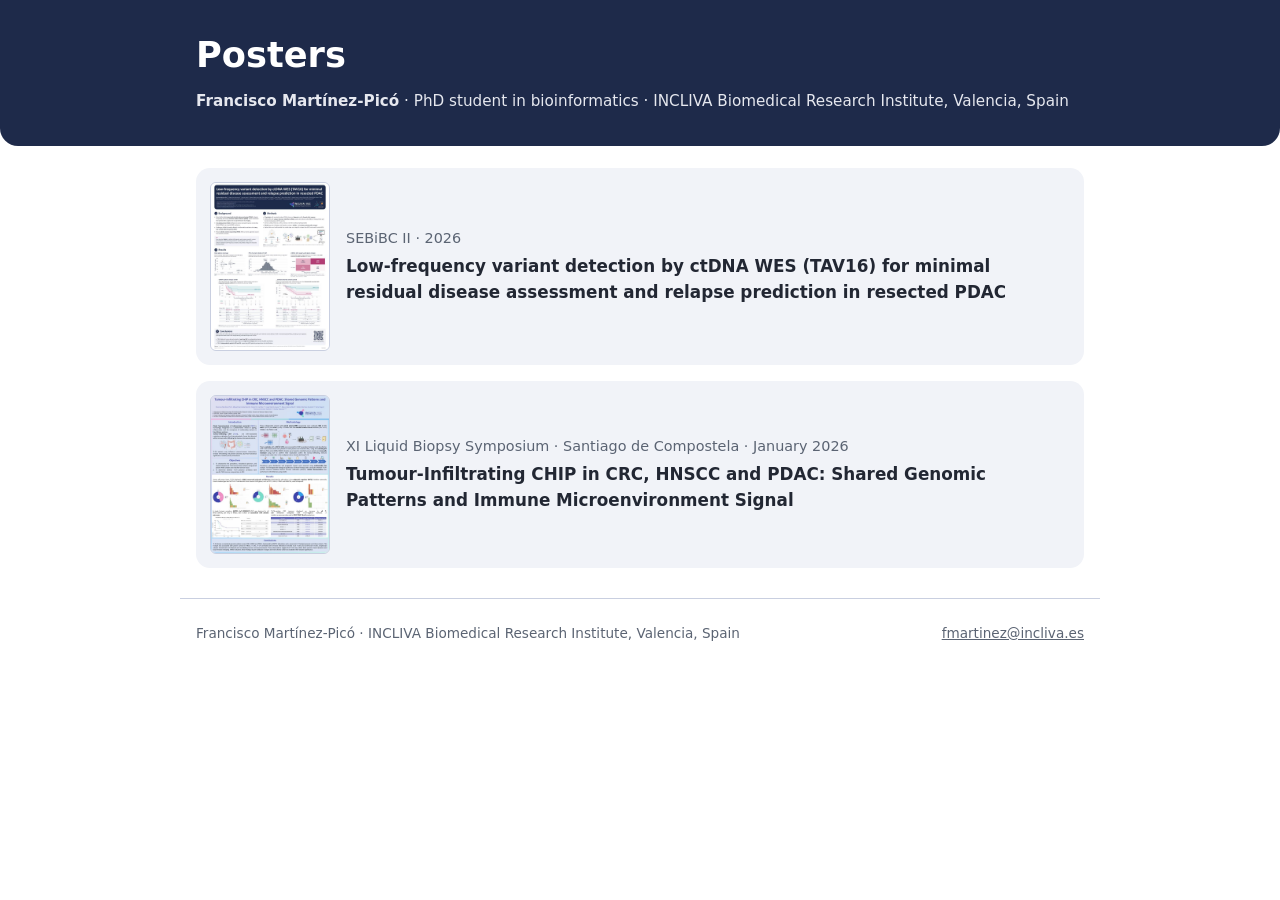
<file: index.html>
<!doctype html>
<html lang="en">
<head>
<meta charset="utf-8">
<meta name="viewport" content="width=device-width, initial-scale=1">
<title>Posters – Francisco Martínez-Picó</title>
<meta name="description" content="Scientific posters by Francisco Martínez-Picó">
<link rel="stylesheet" href="style.css">
</head>
<body>
<header class="hero">
  <div class="wrap">
    <h1>Posters</h1>
    <p class="authors"><strong>Francisco Martínez-Picó</strong> · PhD student in bioinformatics · INCLIVA Biomedical Research Institute, Valencia, Spain</p>
  </div>
</header>
<main class="wrap list">
  <a class="item" href="2026-sebibc-tav16-pdac/">
    <img src="2026-sebibc-tav16-pdac/thumbnail.jpg" alt="" loading="lazy">
    <div>
      <p class="event">SEBiBC II · 2026</p>
      <h2>Low-frequency variant detection by ctDNA WES (TAV16) for minimal residual disease assessment and relapse prediction in resected PDAC</h2>
    </div>
  </a>
  <a class="item" href="2026-liquid-biopsy-ti-chip/">
    <img src="2026-liquid-biopsy-ti-chip/thumbnail.jpg" alt="" loading="lazy">
    <div>
      <p class="event">XI Liquid Biopsy Symposium · Santiago de Compostela · January 2026</p>
      <h2>Tumour-Infiltrating CHIP in CRC, HNSCC and PDAC: Shared Genomic Patterns and Immune Microenvironment Signal</h2>
    </div>
  </a>
</main>
<footer class="wrap foot">
  <span>Francisco Martínez-Picó · INCLIVA Biomedical Research Institute, Valencia, Spain</span>
  <a href="mailto:fmartinez@incliva.es">fmartinez@incliva.es</a>
</footer>
</body>
</html>
</file>
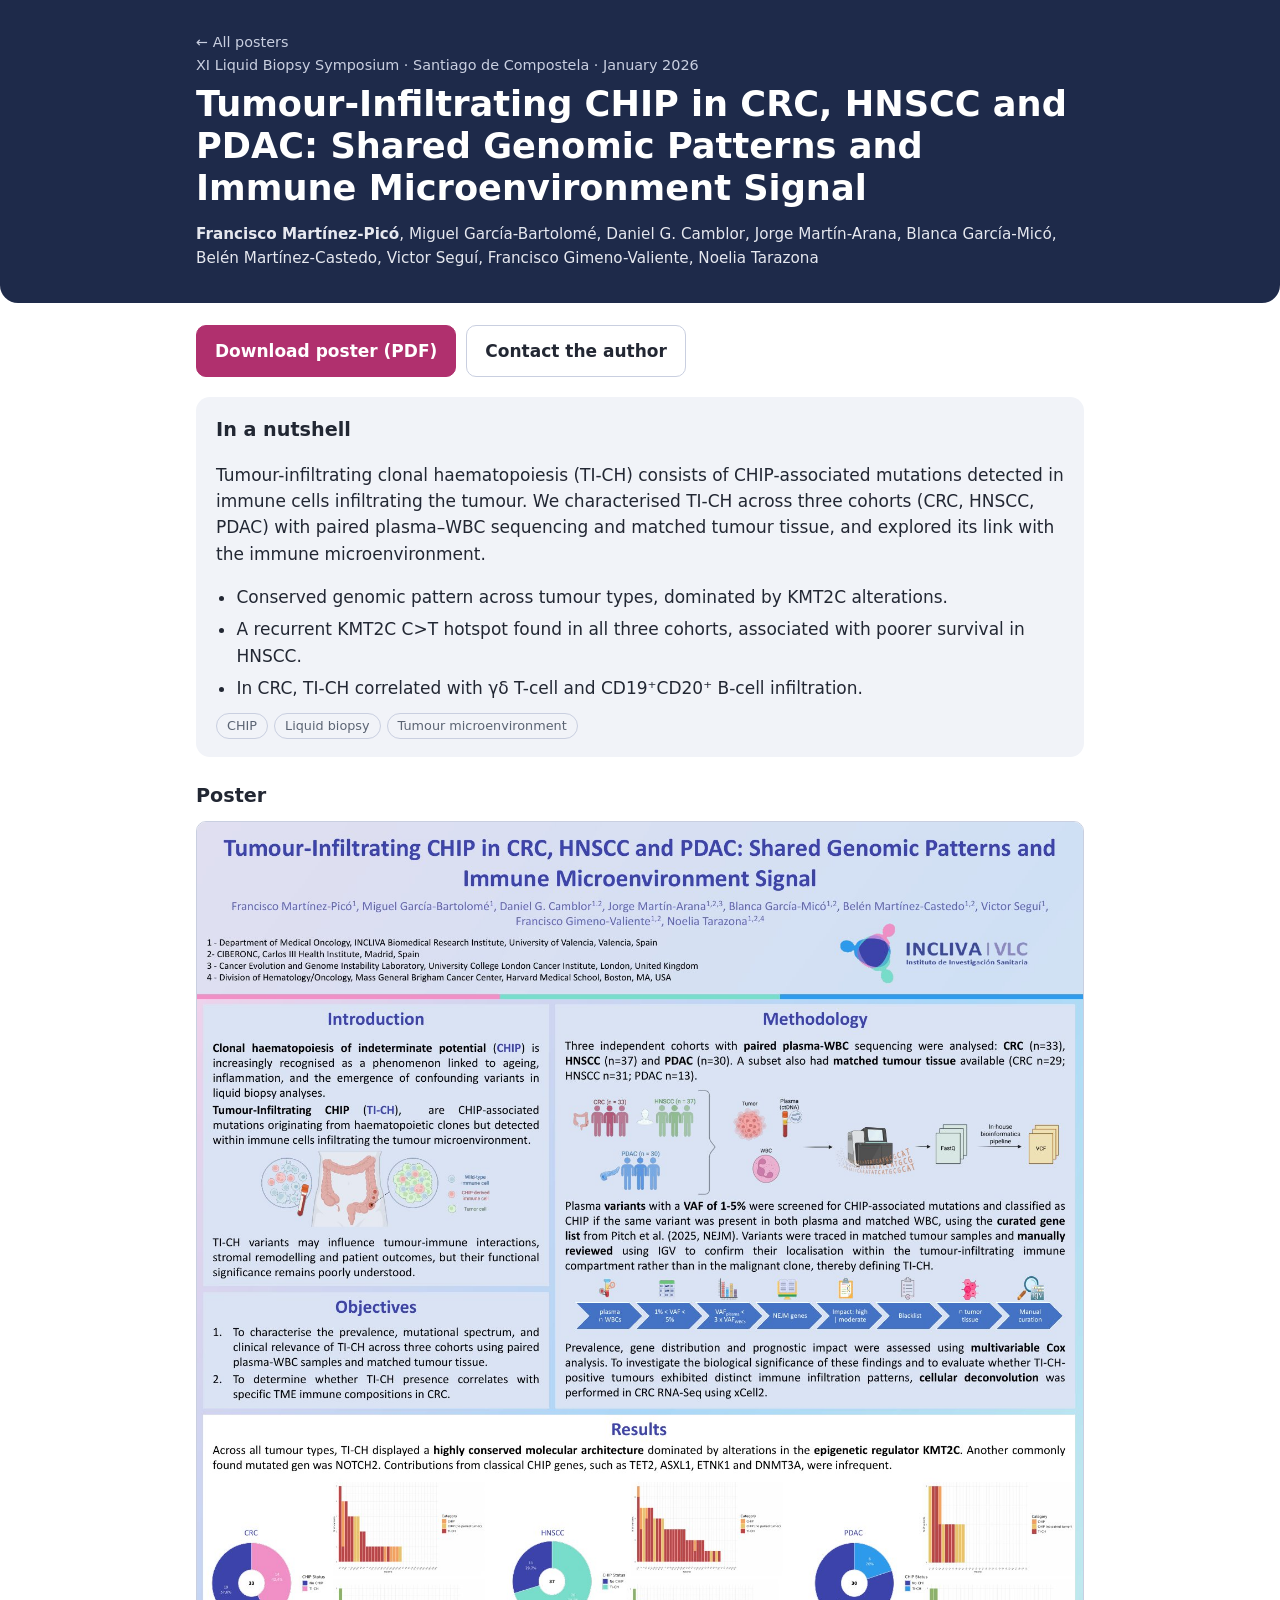
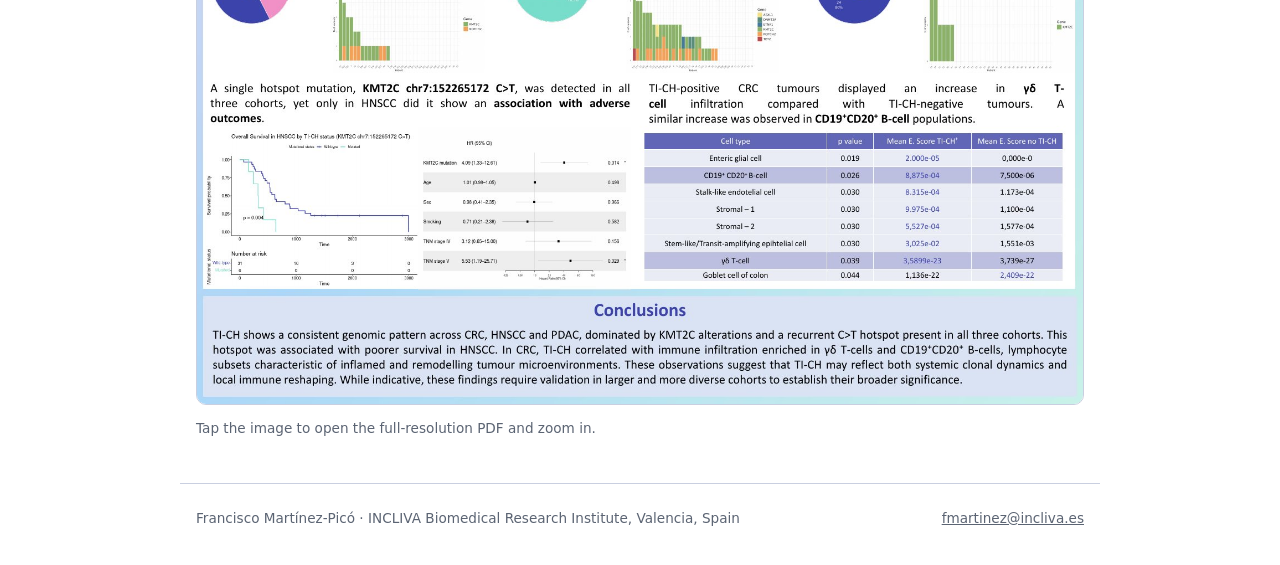
<file: 2026-liquid-biopsy-ti-chip/index.html>
<!doctype html>
<html lang="en">
<head>
<meta charset="utf-8">
<meta name="viewport" content="width=device-width, initial-scale=1">
<title>Tumour-Infiltrating CHIP in CRC, HNSCC and PDAC: Shared Genomic Patter – Poster</title>
<meta name="description" content="Tumour-infiltrating clonal haematopoiesis (TI-CH) consists of CHIP-associated mutations detected in immune cells infiltrating the tumour. We character">
<link rel="stylesheet" href="../style.css">
</head>
<body>
<header class="hero">
  <div class="wrap">
    <a class="back" href="../">← All posters</a>
    <p class="event">XI Liquid Biopsy Symposium · Santiago de Compostela · January 2026 </p>
    <h1>Tumour-Infiltrating CHIP in CRC, HNSCC and PDAC: Shared Genomic Patterns and Immune Microenvironment Signal</h1>
    <p class="authors"><strong>Francisco Martínez-Picó</strong>, Miguel García-Bartolomé, Daniel G. Camblor, Jorge Martín-Arana, Blanca García-Micó, Belén Martínez-Castedo, Victor Seguí, Francisco Gimeno-Valiente, Noelia Tarazona</p>
    
  </div>
</header>
<main class="wrap">
  <div class="actions">
    <a class="btn primary" href="poster.pdf" download>Download poster (PDF)</a>
    <a class="btn" href="mailto:fmartinez@incliva.es?subject=2026-liquid-biopsy-ti-chip">Contact the author</a>
  </div>
  <section class="card">
    <h2>In a nutshell</h2>
    <p>Tumour-infiltrating clonal haematopoiesis (TI-CH) consists of CHIP-associated mutations detected in immune cells infiltrating the tumour. We characterised TI-CH across three cohorts (CRC, HNSCC, PDAC) with paired plasma–WBC sequencing and matched tumour tissue, and explored its link with the immune microenvironment.</p>
    <ul class="points">
      <li>Conserved genomic pattern across tumour types, dominated by KMT2C alterations.</li>
      <li>A recurrent KMT2C C&gt;T hotspot found in all three cohorts, associated with poorer survival in HNSCC.</li>
      <li>In CRC, TI-CH correlated with γδ T-cell and CD19⁺CD20⁺ B-cell infiltration.</li>
    </ul>
    <div class="tags"><span class="tag">CHIP</span><span class="tag">Liquid biopsy</span><span class="tag">Tumour microenvironment</span></div>
  </section>
  <section>
    <h2>Poster</h2>
    <a class="preview" href="poster.pdf"><img src="preview.jpg" alt="Poster: Tumour-Infiltrating CHIP in CRC, HNSCC and PDAC: Shared Genomic Patterns and Immune Microenvironment Signal" loading="lazy"></a>
    <p class="hint">Tap the image to open the full-resolution PDF and zoom in.</p>
  </section>
</main>
<footer class="wrap foot">
  <span>Francisco Martínez-Picó · INCLIVA Biomedical Research Institute, Valencia, Spain</span>
  <a href="mailto:fmartinez@incliva.es">fmartinez@incliva.es</a>
</footer>
</body>
</html>
</file>
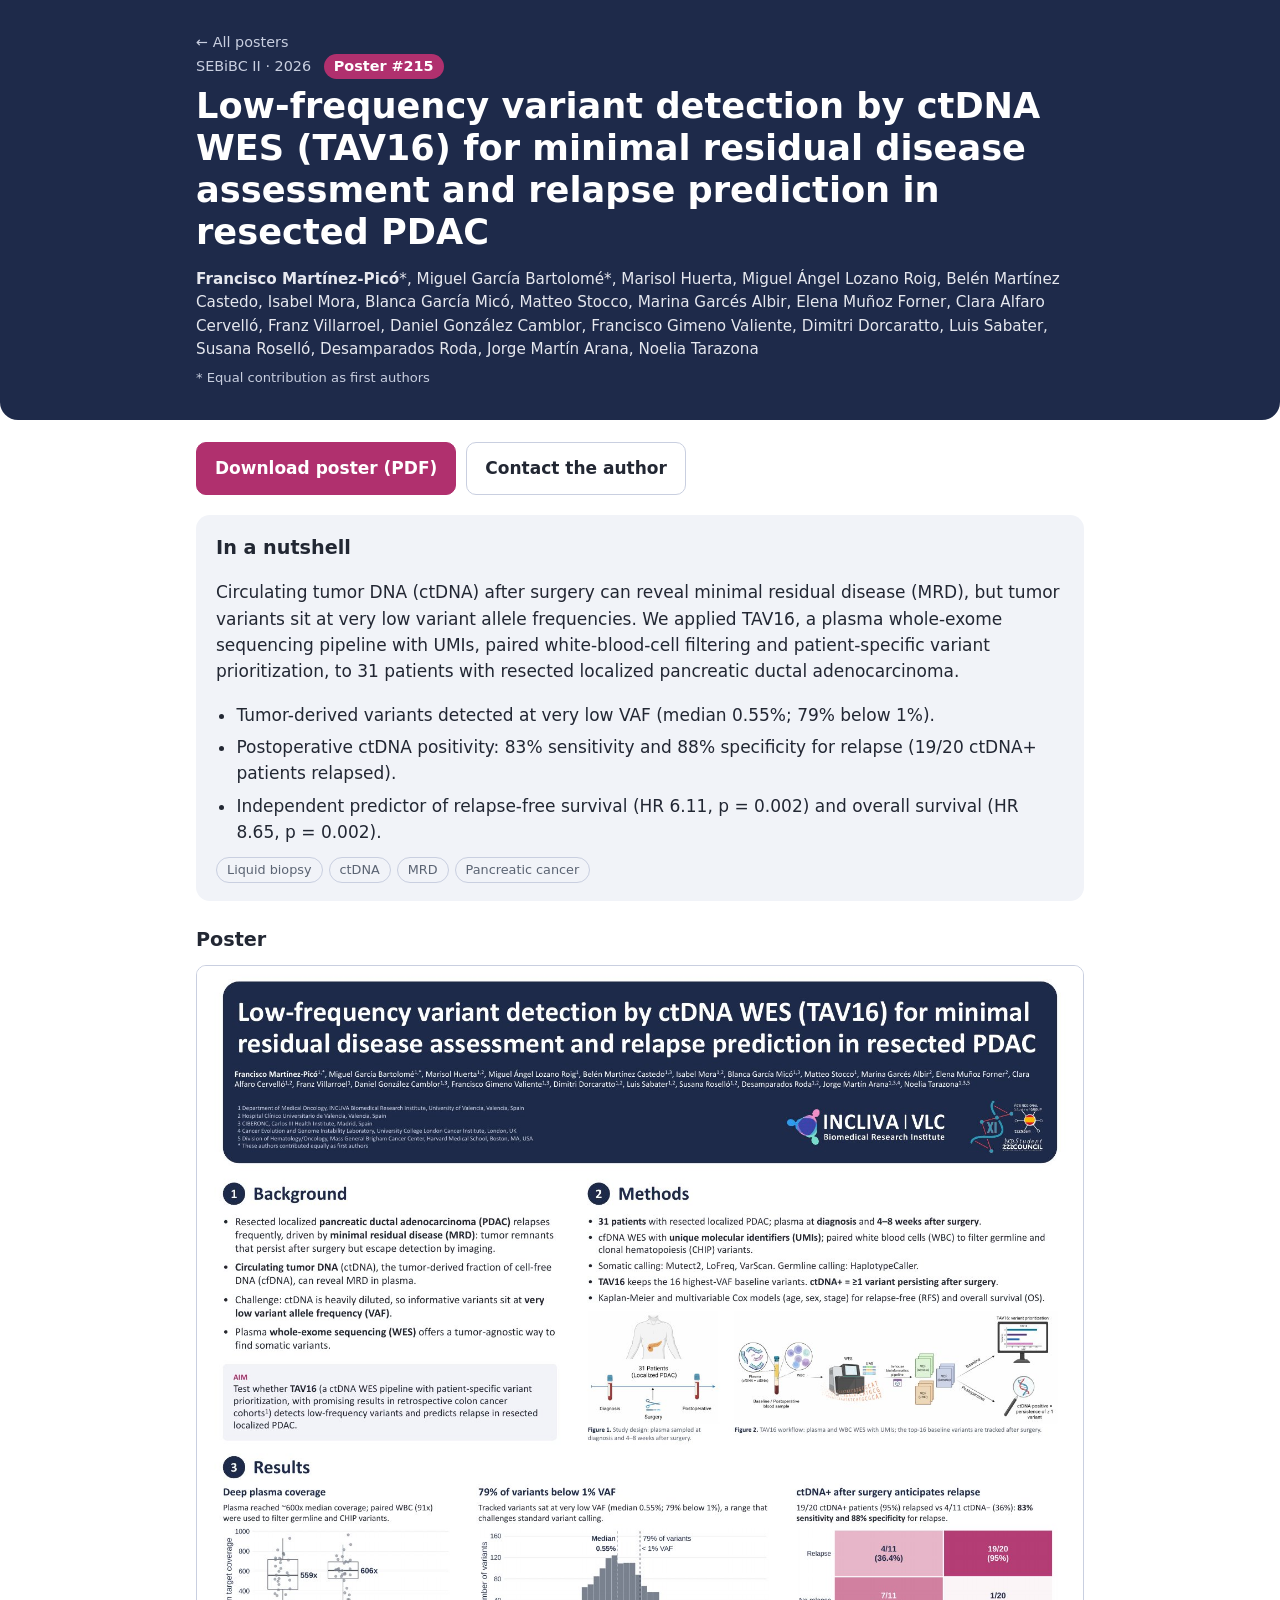
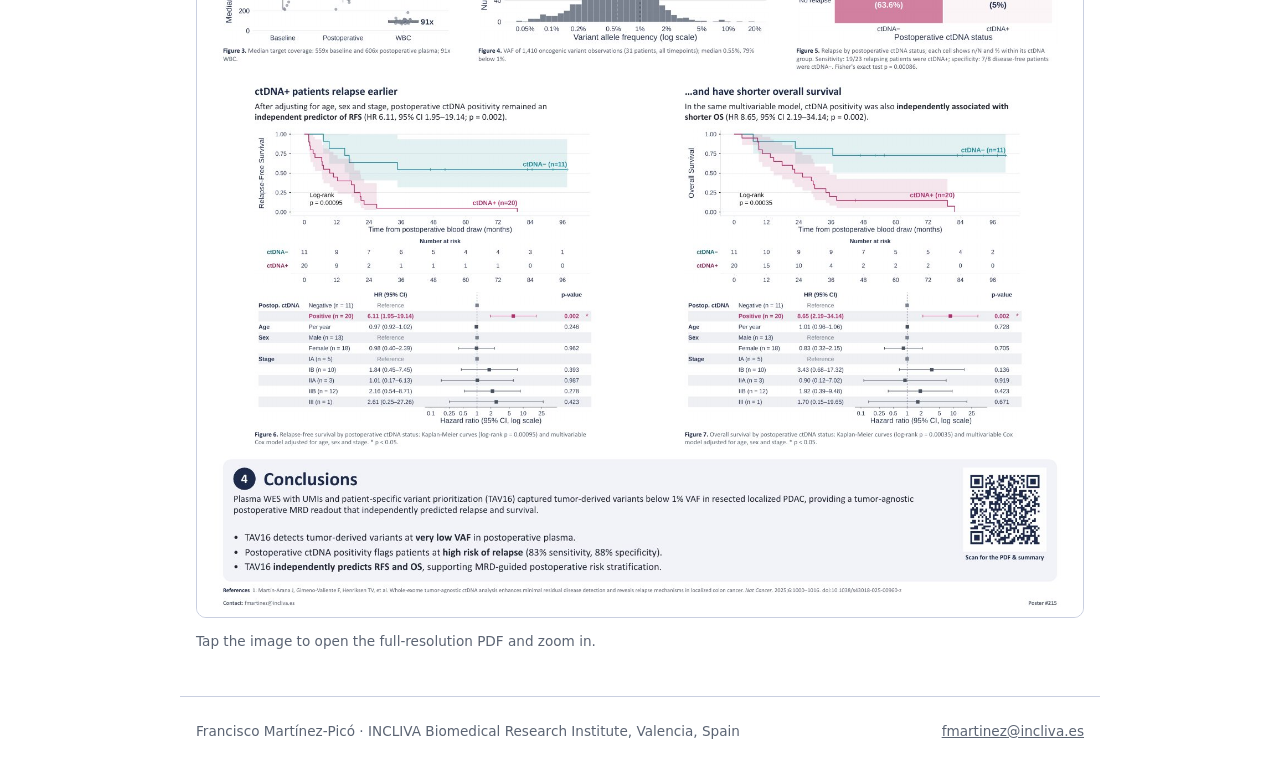
<file: 2026-sebibc-tav16-pdac/index.html>
<!doctype html>
<html lang="en">
<head>
<meta charset="utf-8">
<meta name="viewport" content="width=device-width, initial-scale=1">
<title>Low-frequency variant detection by ctDNA WES (TAV16) for minimal resid – Poster</title>
<meta name="description" content="Circulating tumor DNA (ctDNA) after surgery can reveal minimal residual disease (MRD), but tumor variants sit at very low variant allele frequencies. ">
<link rel="stylesheet" href="../style.css">
</head>
<body>
<header class="hero">
  <div class="wrap">
    <a class="back" href="../">← All posters</a>
    <p class="event">SEBiBC II · 2026 <span class="board">Poster #215</span></p>
    <h1>Low-frequency variant detection by ctDNA WES (TAV16) for minimal residual disease assessment and relapse prediction in resected PDAC</h1>
    <p class="authors"><strong>Francisco Martínez-Picó</strong>*, Miguel García Bartolomé*, Marisol Huerta, Miguel Ángel Lozano Roig, Belén Martínez Castedo, Isabel Mora, Blanca García Micó, Matteo Stocco, Marina Garcés Albir, Elena Muñoz Forner, Clara Alfaro Cervelló, Franz Villarroel, Daniel González Camblor, Francisco Gimeno Valiente, Dimitri Dorcaratto, Luis Sabater, Susana Roselló, Desamparados Roda, Jorge Martín Arana, Noelia Tarazona</p>
    <p class="note">* Equal contribution as first authors</p>
  </div>
</header>
<main class="wrap">
  <div class="actions">
    <a class="btn primary" href="poster.pdf" download>Download poster (PDF)</a>
    <a class="btn" href="mailto:fmartinez@incliva.es?subject=2026-sebibc-tav16-pdac">Contact the author</a>
  </div>
  <section class="card">
    <h2>In a nutshell</h2>
    <p>Circulating tumor DNA (ctDNA) after surgery can reveal minimal residual disease (MRD), but tumor variants sit at very low variant allele frequencies. We applied TAV16, a plasma whole-exome sequencing pipeline with UMIs, paired white-blood-cell filtering and patient-specific variant prioritization, to 31 patients with resected localized pancreatic ductal adenocarcinoma.</p>
    <ul class="points">
      <li>Tumor-derived variants detected at very low VAF (median 0.55%; 79% below 1%).</li>
      <li>Postoperative ctDNA positivity: 83% sensitivity and 88% specificity for relapse (19/20 ctDNA+ patients relapsed).</li>
      <li>Independent predictor of relapse-free survival (HR 6.11, p = 0.002) and overall survival (HR 8.65, p = 0.002).</li>
    </ul>
    <div class="tags"><span class="tag">Liquid biopsy</span><span class="tag">ctDNA</span><span class="tag">MRD</span><span class="tag">Pancreatic cancer</span></div>
  </section>
  <section>
    <h2>Poster</h2>
    <a class="preview" href="poster.pdf"><img src="preview.jpg" alt="Poster: Low-frequency variant detection by ctDNA WES (TAV16) for minimal residual disease assessment and relapse prediction in resected PDAC" loading="lazy"></a>
    <p class="hint">Tap the image to open the full-resolution PDF and zoom in.</p>
  </section>
</main>
<footer class="wrap foot">
  <span>Francisco Martínez-Picó · INCLIVA Biomedical Research Institute, Valencia, Spain</span>
  <a href="mailto:fmartinez@incliva.es">fmartinez@incliva.es</a>
</footer>
</body>
</html>
</file>
<file: style.css>
:root {
  --navy: #1E2A4A; --ink: #222733; --muted: #5B6473; --tint: #F1F3F8;
  --magenta: #B0306E; --soft: #C9CFE0; --bg: #FFFFFF;
}
@media (prefers-color-scheme: dark) {
  :root { --ink: #E6E8EF; --muted: #A9B0BF; --tint: #20283B; --bg: #12182A; --soft: #3A4560; --magenta: #E0679F; }
}
* { box-sizing: border-box; }
body { margin: 0; background: var(--bg); color: var(--ink);
  font: 17px/1.55 Calibri, Carlito, "Segoe UI", system-ui, -apple-system, Roboto, sans-serif; }
.wrap { max-width: 920px; margin: 0 auto; padding: 0 16px; }
.hero { background: #1E2A4A; color: #fff; padding: 28px 0 32px; border-radius: 0 0 18px 18px; }
.hero h1 { font-size: clamp(1.45rem, 3.6vw, 2.2rem); line-height: 1.2; margin: 6px 0 14px; }
.hero .authors { color: #E6E8EF; font-size: .95rem; margin: 0; }
.hero .note { color: #C9CFE0; font-size: .82rem; margin: 6px 0 0; }
.event { color: #C9CFE0; font-size: .9rem; margin: 0; }
.board { display: inline-block; margin-left: 8px; padding: 1px 10px; border-radius: 999px; background: #B0306E; color: #fff; font-weight: 700; }
.back { color: #C9CFE0; text-decoration: none; font-size: .9rem; }
.back:hover { color: #fff; }
h2 { color: var(--ink); font-size: 1.2rem; margin: 0 0 10px; }
main.wrap { padding: 22px 16px 10px; }
.actions { display: flex; flex-wrap: wrap; gap: 10px; margin-bottom: 20px; }
.btn { display: inline-block; padding: 12px 18px; border-radius: 10px; border: 1.5px solid var(--soft);
  color: var(--ink); text-decoration: none; font-weight: 700; min-height: 44px; }
.btn.primary { background: #B0306E; border-color: #B0306E; color: #fff; }
.card { background: var(--tint); border-radius: 14px; padding: 18px 20px; margin-bottom: 24px; }
.points { padding-left: 1.2em; margin: 10px 0 12px; }
.points li { margin-bottom: 6px; }
.tags { display: flex; flex-wrap: wrap; gap: 6px; }
.tag { font-size: .8rem; padding: 2px 10px; border-radius: 999px; border: 1px solid var(--soft); color: var(--muted); }
.preview img { width: 100%; height: auto; border-radius: 10px; border: 1px solid var(--soft); display: block; }
.hint { color: var(--muted); font-size: .85rem; }
.list { display: grid; gap: 16px; }
.item { display: grid; grid-template-columns: 120px 1fr; gap: 16px; align-items: center; padding: 14px;
  border-radius: 14px; background: var(--tint); text-decoration: none; color: var(--ink); }
.item img { width: 120px; height: auto; border-radius: 6px; border: 1px solid var(--soft); }
.item h2 { font-size: 1.05rem; margin: 4px 0 0; }
.item .event { color: var(--muted); }
.item:hover h2 { color: var(--magenta); }
.foot { display: flex; flex-wrap: wrap; justify-content: space-between; gap: 8px; color: var(--muted);
  font-size: .85rem; padding: 24px 16px 36px; border-top: 1px solid var(--soft); margin-top: 20px; }
.foot a { color: var(--muted); }
@media (max-width: 520px) { .item { grid-template-columns: 84px 1fr; } .item img { width: 84px; } }
</file>
